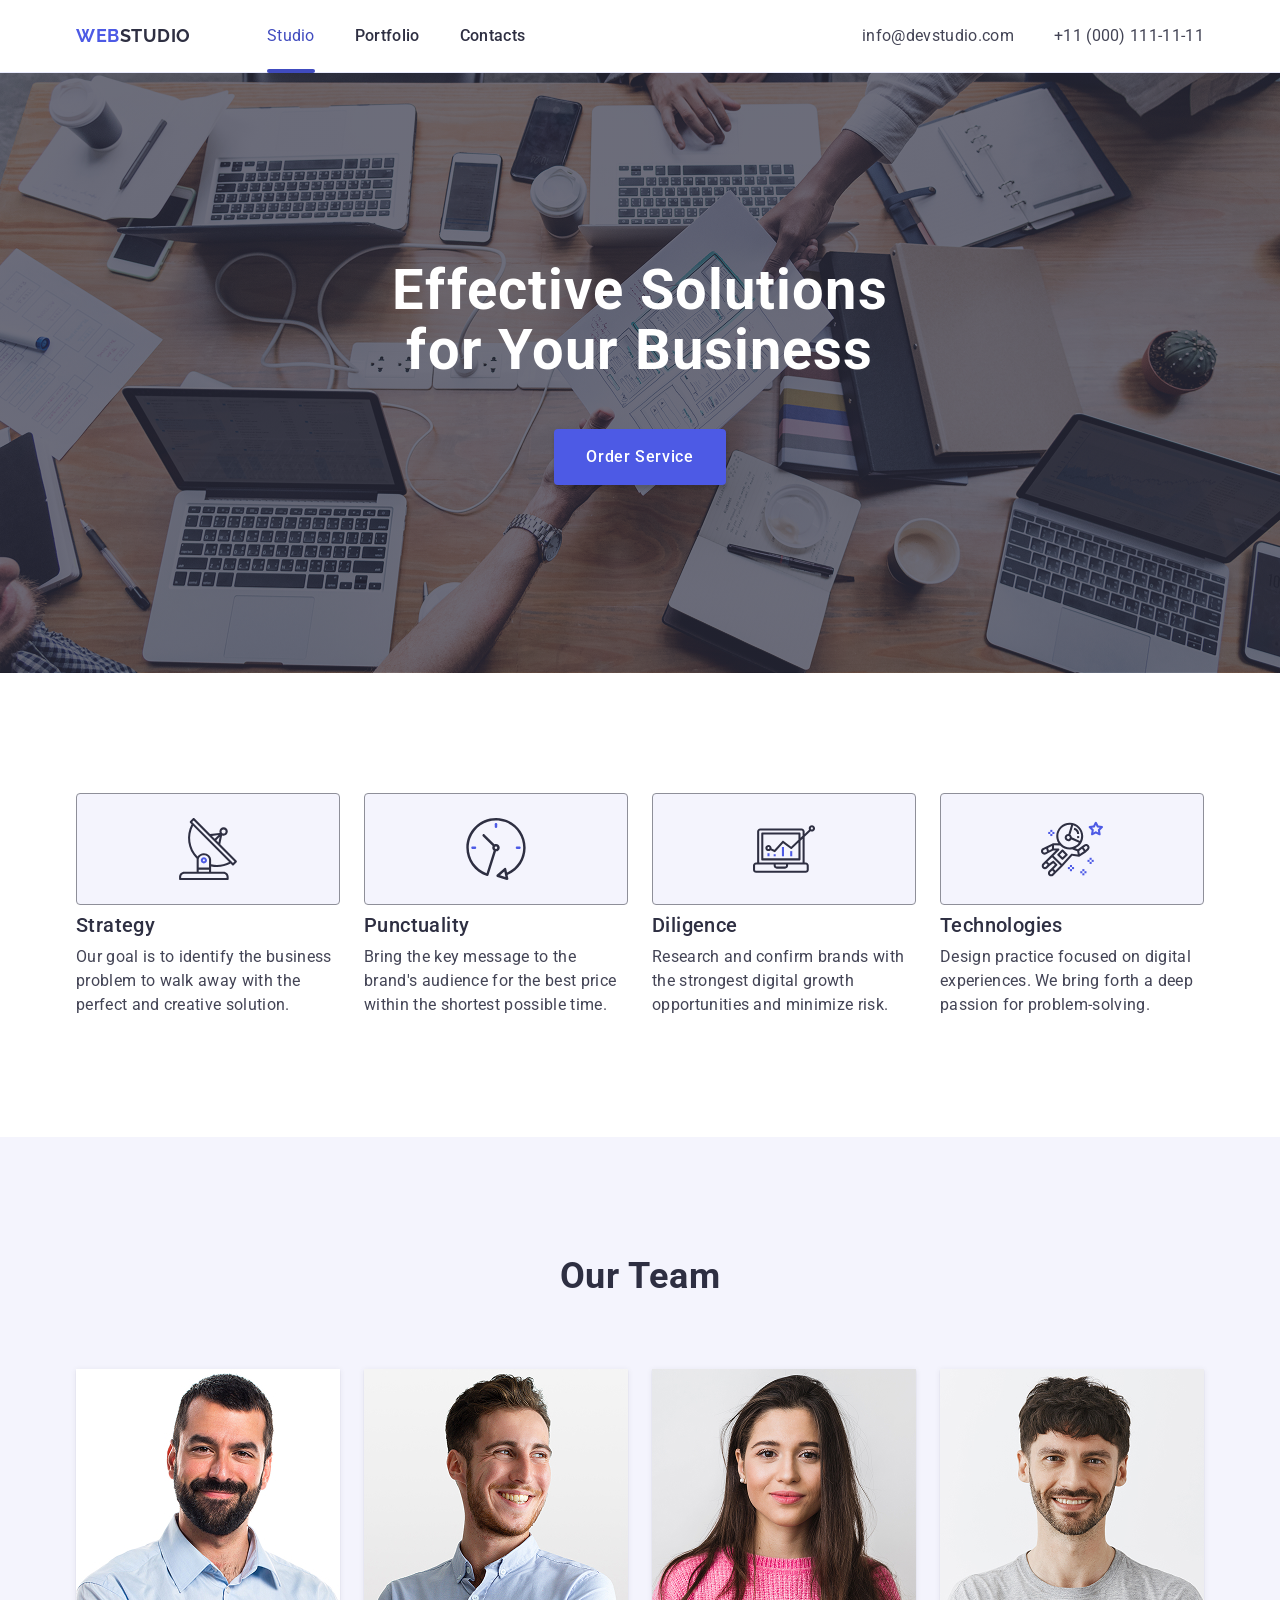
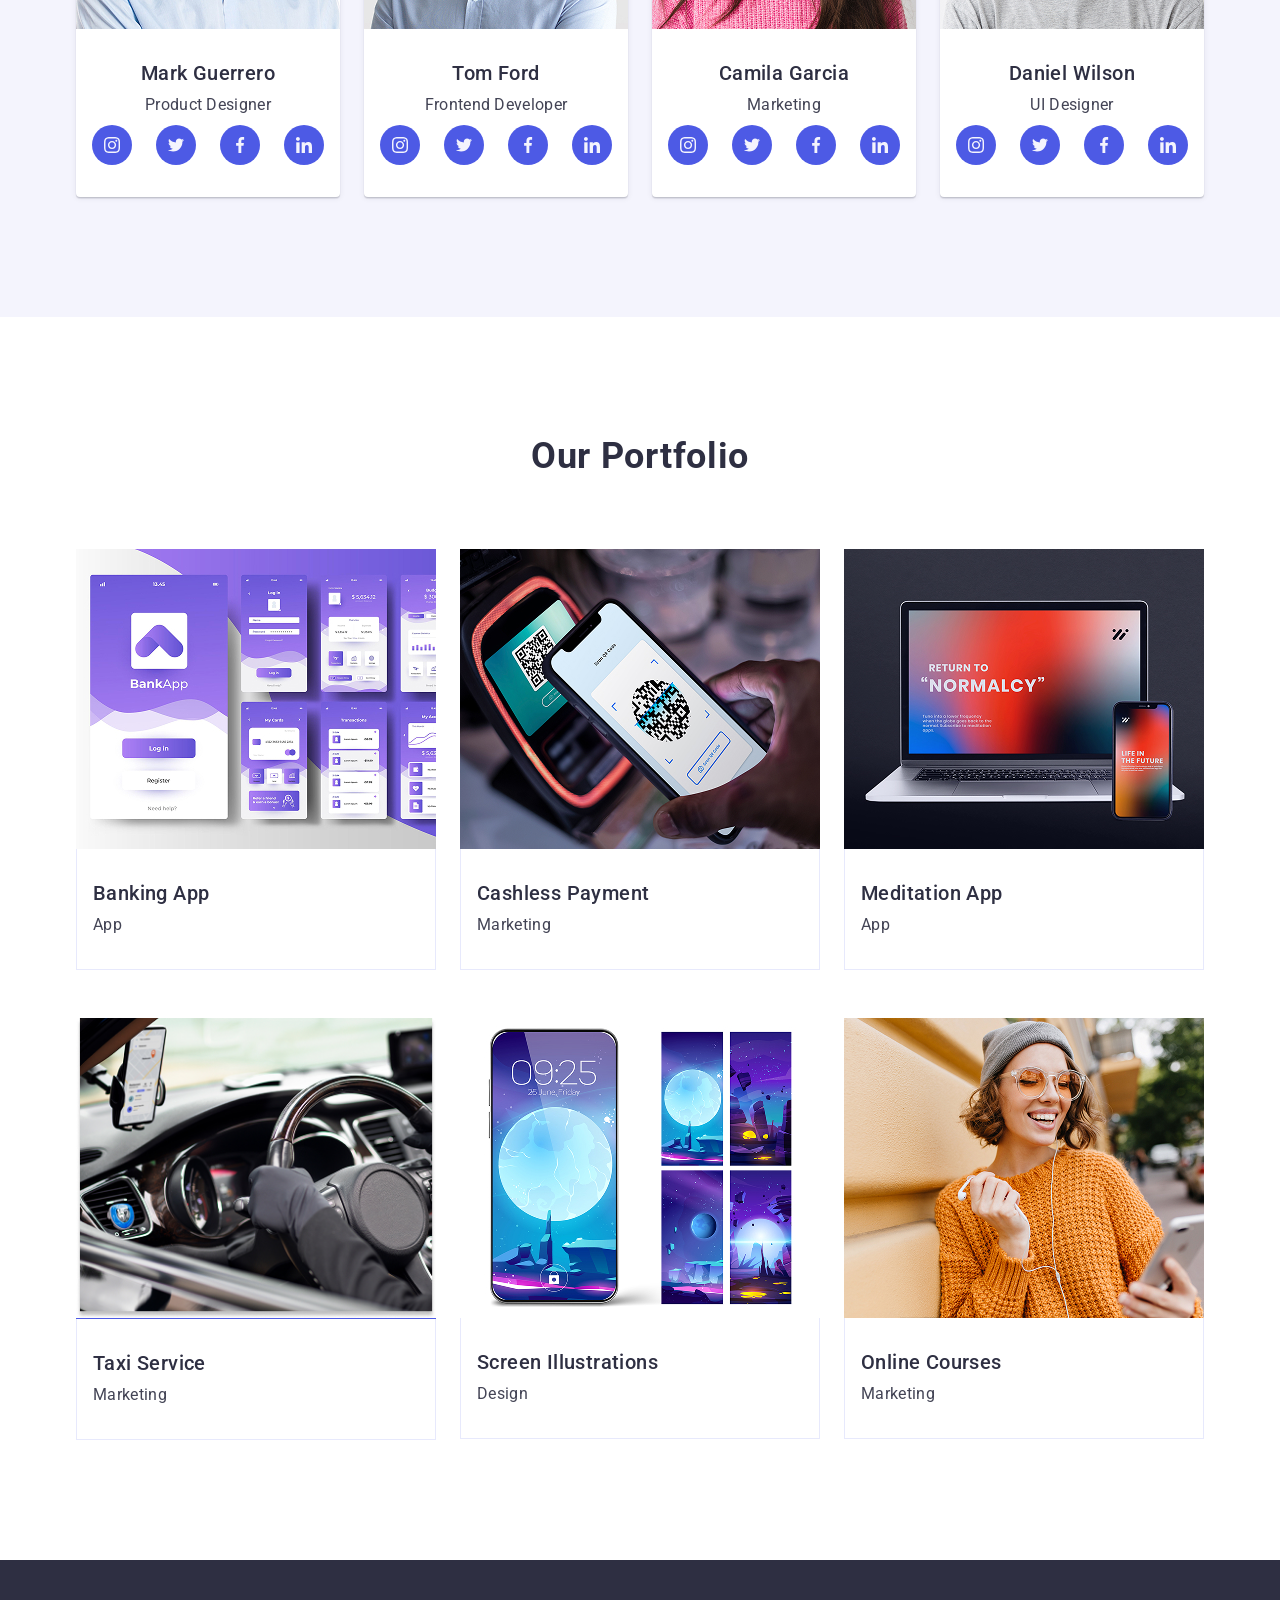
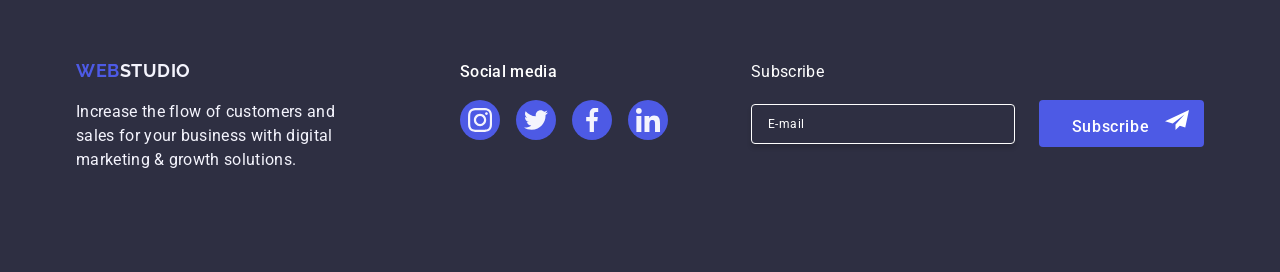
<file: index.html>
<!doctype html>
<html lang="en">
  <head>
    <meta charset="UTF-8" />
    <meta name="viewport" content="width=device-width, initial-scale=1.0" />
    <title>Document</title>
    <link rel="preconnect" href="https://fonts.googleapis.com" />
    <link rel="preconnect" href="https://fonts.gstatic.com" crossorigin />
    <link
      href="https://fonts.googleapis.com/css2?family=Raleway:ital,wght@0,100..900;1,100..900&family=Roboto:ital,wght@0,100..900;1,100..900&display=swap"
      rel="stylesheet"
    />
    <link
      rel="stylesheet"
      href="https://cdnjs.cloudflare.com/ajax/libs/modern-normalize/3.0.1/modern-normalize.min.css"
      integrity="sha512-q6WgHqiHlKyOqslT/lgBgodhd03Wp4BEqKeW6nNtlOY4quzyG3VoQKFrieaCeSnuVseNKRGpGeDU3qPmabCANg=="
      crossorigin="anonymous"
      referrerpolicy="no-referrer"
    />
    <link rel="stylesheet" href="./css/styles.css" />
  </head>
  <body>
    <header class="header">
      <div class="container">
        <div class="header-wrapper">
          <a class="logo" href="./index.html"
            ><span class="logo-text">Web</span>Studio</a
          >
          <nav class="nav">
            <ul class="nav-list">
              <li>
                <a class="nav-link-active" href="./index.html">Studio</a>
              </li>
              <li><a class="nav-link" href="">Portfolio</a></li>
              <li><a class="nav-link" href="">Contacts</a></li>
            </ul>
          </nav>
          <address class="contact">
            <ul class="nav-contact">
              <li class="contact-list">
                <a class="contact-link" href="mailto:info@devstudio.com"
                  >info@devstudio.com</a
                >
              </li>
              <li class="contact-list">
                <a class="contact-link" href="tel:+110001111111"
                  >+11 (000) 111-11-11</a
                >
              </li>
            </ul>
          </address>
        </div>
      </div>
    </header>
    <main>
      <section class="solutions">
        <div class="container">
          <div class="solutions-wrapper">
            <h1 class="solutions-title">
              Effective Solutions for Your Business
            </h1>
            <button class="solution-button" type="button" data-modal-open>
              Order Service
            </button>
          </div>
        </div>
      </section>
      <section class="features">
        <div class="container">
          <h2 class="visually-hidden">Our Features</h2>
          <div class="features-wrapper">
            <ul class="features-list">
              <li class="features-item">
                <div class="features-icon">
                  <svg
                    class="icons"
                    width="64"
                    height="64"
                    fill="none"
                    xmlns="http://www.w3.org/2000/svg"
                  >
                    <use href="./images/icons.svg#antenna" />
                  </svg>
                </div>
                <h3 class="features-item-title">Strategy</h3>
                <p class="features-text">
                  Our goal is to identify the business problem to walk away with
                  the perfect and creative solution.
                </p>
              </li>
              <li class="features-item">
                <div class="features-icon">
                  <svg
                    class="icons"
                    width="64"
                    height="64"
                    fill="none"
                    xmlns="http://www.w3.org/2000/svg"
                  >
                    <use href="./images/icons.svg#clock" />
                  </svg>
                </div>
                <h3 class="features-item-title">Punctuality</h3>
                <p class="features-text">
                  Bring the key message to the brand's audience for the best
                  price within the shortest possible time.
                </p>
              </li>
              <li class="features-item">
                <div class="features-icon">
                  <svg
                    class="icons"
                    width="64"
                    height="64"
                    fill="none"
                    xmlns="http://www.w3.org/2000/svg"
                  >
                    <use href="./images/icons.svg#diagram" />
                  </svg>
                </div>
                <h3 class="features-item-title">Diligence</h3>
                <p class="features-text">
                  Research and confirm brands with the strongest digital growth
                  opportunities and minimize risk.
                </p>
              </li>
              <li class="features-item">
                <div class="features-icon">
                  <svg
                    class="icons"
                    width="64"
                    height="64"
                    fill="none"
                    xmlns="http://www.w3.org/2000/svg"
                  >
                    <use href="./images/icons.svg#astronaut" />
                  </svg>
                </div>
                <h3 class="features-item-title">Technologies</h3>
                <p class="features-text">
                  Design practice focused on digital experiences. We bring forth
                  a deep passion for problem-solving.
                </p>
              </li>
            </ul>
          </div>
        </div>
      </section>
      <section class="team">
        <div class="container">
          <div class="team-wrapper">
            <h2 class="team-title">Our Team</h2>
            <ul class="team-list">
              <li class="team-item">
                <img
                  class="team-img"
                  src="./images/MarkGuerrero.jpg"
                  alt="Mark Guerrero"
                  width="264"
                />
                <div class="team-item-wrapper">
                  <h3 class="team-item-title">Mark Guerrero</h3>
                  <p class="team-text">Product Designer</p>
                  <ul class="social">
                    <li class="social-icon">
                      <a
                        class="social-link"
                        href="https://www.instagram.com/mark_guerrero/"
                        target="_blank"
                        rel="noopener noreferrer"
                      >
                        <svg
                          class="team-icon"
                          width="16"
                          height="16"
                          fill="none"
                          xmlns="http://www.w3.org/2000/svg"
                        >
                          <use href="./images/icons.svg#instagram" />
                        </svg>
                      </a>
                    </li>
                    <li class="social-icon">
                      <a
                        class="social-link"
                        href="https://twitter.com/mark_guerrero"
                        target="_blank"
                        rel="noopener noreferrer"
                      >
                        <svg
                          class="team-icon"
                          width="16"
                          height="16"
                          fill="none"
                          xmlns="http://www.w3.org/2000/svg"
                        >
                          <use href="./images/icons.svg#twitter" />
                        </svg>
                      </a>
                    </li>
                    <li class="social-icon">
                      <a
                        class="social-link"
                        href="https://facebook.com/mark_guerrero"
                        target="_blank"
                        rel="noopener noreferrer"
                      >
                        <svg
                          class="team-icon"
                          width="16"
                          height="16"
                          fill="none"
                          xmlns="http://www.w3.org/2000/svg"
                        >
                          <use href="./images/icons.svg#facebook" />
                        </svg>
                      </a>
                    </li>
                    <li class="social-icon">
                      <a
                        class="social-link"
                        href="https://www.linkedin.com/in/mark_guerrero"
                        target="_blank"
                        rel="noopener noreferrer"
                      >
                        <svg
                          class="team-icon"
                          width="16"
                          height="16"
                          fill="none"
                          xmlns="http://www.w3.org/2000/svg"
                        >
                          <use href="./images/icons.svg#linkedin" />
                        </svg>
                      </a>
                    </li>
                  </ul>
                </div>
              </li>
              <li class="team-item">
                <img
                  class="team-img"
                  src="./images/TomFord.jpg"
                  alt="Tom Ford"
                  width="264"
                />
                <div class="team-item-wrapper">
                  <h3 class="team-item-title">Tom Ford</h3>
                  <p class="team-text">Frontend Developer</p>
                  <ul class="social">
                    <li class="social-icon">
                      <a
                        class="social-link"
                        href="https://www.instagram.com/tom_ford/"
                        target="_blank"
                        rel="noopener noreferrer"
                      >
                        <svg
                          class="team-icon"
                          width="16"
                          height="16"
                          fill="none"
                          xmlns="http://www.w3.org/2000/svg"
                        >
                          <use href="./images/icons.svg#instagram" />
                        </svg>
                      </a>
                    </li>
                    <li class="social-icon">
                      <a
                        class="social-link"
                        href="https://twitter.com/tom_ford"
                        target="_blank"
                        rel="noopener noreferrer"
                      >
                        <svg
                          class="team-icon"
                          width="16"
                          height="16"
                          fill="none"
                          xmlns="http://www.w3.org/2000/svg"
                        >
                          <use href="./images/icons.svg#twitter" />
                        </svg>
                      </a>
                    </li>
                    <li class="social-icon">
                      <a
                        class="social-link"
                        href="https://www.facebook.com/tom.ford"
                        target="_blank"
                        rel="noopener noreferrer"
                      >
                        <svg
                          class="team-icon"
                          width="16"
                          height="16"
                          fill="none"
                          xmlns="http://www.w3.org/2000/svg"
                        >
                          <use href="./images/icons.svg#facebook" />
                        </svg>
                      </a>
                    </li>
                    <li class="social-icon">
                      <a
                        class="social-link"
                        href="https://www.linkedin.com/in/tom-ford"
                        target="_blank"
                        rel="noopener noreferrer"
                      >
                        <svg
                          class="team-icon"
                          width="16"
                          height="16"
                          fill="none"
                          xmlns="http://www.w3.org/2000/svg"
                        >
                          <use href="./images/icons.svg#linkedin" />
                        </svg>
                      </a>
                    </li>
                  </ul>
                </div>
              </li>
              <li class="team-item">
                <img
                  class="team-img"
                  src="./images/CamilaGarcia.jpg"
                  alt="Camila Garcia"
                  width="264"
                />
                <div class="team-item-wrapper">
                  <h3 class="team-item-title">Camila Garcia</h3>
                  <p class="team-text">Marketing</p>
                  <ul class="social">
                    <li class="social-icon">
                      <a
                        class="social-link"
                        href="https://www.instagram.com/camila.garcia"
                        target="_blank"
                        rel="noopener noreferrer"
                      >
                        <svg
                          class="team-icon"
                          width="16"
                          height="16"
                          fill="none"
                          xmlns="http://www.w3.org/2000/svg"
                        >
                          <use href="./images/icons.svg#instagram" />
                        </svg>
                      </a>
                    </li>

                    <li class="social-icon">
                      <a
                        class="social-link"
                        href="https://twitter.com/camila_garcia"
                        target="_blank"
                        rel="noopener noreferrer"
                      >
                        <svg
                          class="team-icon"
                          width="16"
                          height="16"
                          fill="none"
                          xmlns="http://www.w3.org/2000/svg"
                        >
                          <use href="./images/icons.svg#twitter" />
                        </svg>
                      </a>
                    </li>
                    <li class="social-icon">
                      <a
                        class="social-link"
                        href="https://www.facebook.com/camila.garcia"
                        target="_blank"
                        rel="noopener noreferrer"
                      >
                        <svg
                          class="team-icon"
                          width="16"
                          height="16"
                          fill="none"
                          xmlns="http://www.w3.org/2000/svg"
                        >
                          <use href="./images/icons.svg#facebook" />
                        </svg>
                      </a>
                    </li>
                    <li class="social-icon">
                      <a
                        class="social-link"
                        href="https://www.linkedin.com/in/camila-garcia"
                        target="_blank"
                        rel="noopener noreferrer"
                      >
                        <svg
                          class="team-icon"
                          width="16"
                          height="16"
                          fill="none"
                          xmlns="http://www.w3.org/2000/svg"
                        >
                          <use href="./images/icons.svg#linkedin" />
                        </svg>
                      </a>
                    </li>
                  </ul>
                </div>
              </li>
              <li class="team-item">
                <img
                  class="team-img"
                  src="./images/DanielWilson.jpg"
                  alt="Daniel Wilson"
                  width="264"
                />
                <div class="team-item-wrapper">
                  <h3 class="team-item-title">Daniel Wilson</h3>
                  <p class="team-text">UI Designer</p>
                  <ul class="social">
                    <li class="social-icon">
                      <a
                        class="social-link"
                        href="https://www.instagram.com/daniel.wilson"
                        target="_blank"
                        rel="noopener noreferrer"
                      >
                        <svg
                          class="team-icon"
                          width="16"
                          height="16"
                          fill="none"
                          xmlns="http://www.w3.org/2000/svg"
                        >
                          <use href="./images/icons.svg#instagram" />
                        </svg>
                      </a>
                    </li>
                    <li class="social-icon">
                      <a
                        class="social-link"
                        href="https://www.twitter.com/daniel.wilson"
                        target="_blank"
                        rel="noopener noreferrer"
                      >
                        <svg
                          class="team-icon"
                          width="16"
                          height="16"
                          fill="none"
                          xmlns="http://www.w3.org/2000/svg"
                        >
                          <use href="./images/icons.svg#twitter" />
                        </svg>
                      </a>
                    </li>
                    <li class="social-icon">
                      <a
                        class="social-link"
                        href="https://www.facebook.com/daniel.wilson"
                        target="_blank"
                        rel="noopener noreferrer"
                      >
                        <svg
                          class="team-icon"
                          width="16"
                          height="16"
                          fill="none"
                          xmlns="http://www.w3.org/2000/svg"
                        >
                          <use href="./images/icons.svg#facebook" />
                        </svg>
                      </a>
                    </li>
                    <li class="social-icon">
                      <a
                        class="social-link"
                        href="https://www.linkedin.com/in/daniel-wilson"
                        target="_blank"
                        rel="noopener noreferrer"
                      >
                        <svg
                          class="team-icon"
                          width="16"
                          height="16"
                          fill="none"
                          xmlns="http://www.w3.org/2000/svg"
                        >
                          <use href="./images/icons.svg#linkedin" />
                        </svg>
                      </a>
                    </li>
                  </ul>
                </div>
              </li>
            </ul>
          </div>
        </div>
      </section>
      <section class="portfolio">
        <div class="container">
          <div class="portfolio-wrapper">
            <h2 class="portfolio-title">Our Portfolio</h2>
            <ul class="portfolio-list">
              <li class="portfolio-item">
                <div class="curtain">
                  <img
                    class="portfolio-img"
                    src="./images/BankingApp.jpg"
                    alt="Banking App"
                    width="360"
                  />
                  <p class="curtain-text">
                    14 Stylish and User-Friendly App Design Concepts · Task
                    Manager App · Calorie Tracker App · Exotic Fruit Ecommerce
                    App · Cloud Storage App
                  </p>
                </div>
                <div class="portfolio-item-wrapper">
                  <h3 class="portfolio-item-title">Banking App</h3>
                  <p class="portfolio-text">App</p>
                </div>
              </li>
              <li class="portfolio-item">
                <div class="curtain">
                  <img
                    class="portfolio-img"
                    src="./images/CashlessPayment.jpg"
                    alt="Cashless Payment"
                    width="360"
                  />
                  <p class="curtain-text">
                    14 Stylish and User-Friendly App Design Concepts · Task
                    Manager App · Calorie Tracker App · Exotic Fruit Ecommerce
                    App · Cloud Storage App
                  </p>
                </div>
                <div class="portfolio-item-wrapper">
                  <h3 class="portfolio-item-title">Cashless Payment</h3>
                  <p class="portfolio-text">Marketing</p>
                </div>
              </li>
              <li class="portfolio-item">
                <div class="curtain">
                  <img
                    class="portfolio-img"
                    src="./images/MeditationApp.jpg"
                    alt="Meditation App"
                    width="360"
                  />
                  <p class="curtain-text">
                    14 Stylish and User-Friendly App Design Concepts · Task
                    Manager App · Calorie Tracker App · Exotic Fruit Ecommerce
                    App · Cloud Storage App
                  </p>
                </div>
                <div class="portfolio-item-wrapper">
                  <h3 class="portfolio-item-title">Meditation App</h3>
                  <p class="portfolio-text">App</p>
                </div>
              </li>
              <li class="portfolio-item">
                <div class="curtain">
                  <img
                    class="portfolio-img"
                    src="./images/TaxiService.jpg"
                    alt="Taxi Service"
                    width="360"
                  />
                  <p class="curtain-text">
                    14 Stylish and User-Friendly App Design Concepts · Task
                    Manager App · Calorie Tracker App · Exotic Fruit Ecommerce
                    App · Cloud Storage App
                  </p>
                </div>
                <div class="portfolio-item-wrapper">
                  <h3 class="portfolio-item-title">Taxi Service</h3>
                  <p class="portfolio-text">Marketing</p>
                </div>
              </li>
              <li class="portfolio-item">
                <div class="curtain">
                  <img
                    class="portfolio-img"
                    src="./images/ScreenIllustrations.jpg"
                    alt="Screen Illustrations"
                    width="360"
                  />
                  <p class="curtain-text">
                    14 Stylish and User-Friendly App Design Concepts · Task
                    Manager App · Calorie Tracker App · Exotic Fruit Ecommerce
                    App · Cloud Storage App
                  </p>
                </div>
                <div class="portfolio-item-wrapper">
                  <h3 class="portfolio-item-title">Screen Illustrations</h3>
                  <p class="portfolio-text">Design</p>
                </div>
              </li>
              <li class="portfolio-item">
                <div class="curtain">
                  <img
                    class="portfolio-img"
                    src="./images/OnlineCourses.jpg"
                    alt="Online Courses"
                    width="360"
                  />
                  <p class="curtain-text">
                    14 Stylish and User-Friendly App Design Concepts · Task
                    Manager App · Calorie Tracker App · Exotic Fruit Ecommerce
                    App · Cloud Storage App
                  </p>
                </div>
                <div class="portfolio-item-wrapper">
                  <h3 class="portfolio-item-title">Online Courses</h3>
                  <p class="portfolio-text">Marketing</p>
                </div>
              </li>
            </ul>
          </div>
        </div>
      </section>
    </main>
    <footer class="footer">
      <div class="container">
        <div class="footer-wrap">
          <div class="footer-wrapper">
            <a class="footer-logo" href="./index.html"
              ><span class="logo-text">Web</span>Studio</a
            >
            <p class="footer-text">
              Increase the flow of customers and sales for your business with
              digital marketing & growth solutions.
            </p>
          </div>
          <div class="footer-social-wrapper">
            <p class="footer-social-text">Social media</p>
            <ul class="footer-social">
              <li class="social-icon">
                <a
                  class="footer-social-link"
                  href="https://www.instagram.com/web.studio"
                  target="_blank"
                  rel="noopener noreferrer"
                >
                  <svg
                    class="footer-icon"
                    width="24"
                    height="24"
                    fill="none"
                    xmlns="http://www.w3.org/2000/svg"
                  >
                    <use href="./images/icons.svg#instagram" />
                  </svg>
                </a>
              </li>
              <li class="social-icon">
                <a
                  class="footer-social-link"
                  href="https://www.twitter.com/web.studio"
                  target="_blank"
                  rel="noopener noreferrer"
                >
                  <svg
                    class="footer-icon"
                    width="24"
                    height="24"
                    fill="none"
                    xmlns="http://www.w3.org/2000/svg"
                  >
                    <use href="./images/icons.svg#twitter" />
                  </svg>
                </a>
              </li>
              <li class="social-icon">
                <a
                  class="footer-social-link"
                  href="https://www.facebook.com/web.studio"
                  target="_blank"
                  rel="noopener noreferrer"
                >
                  <svg
                    class="footer-icon"
                    width="24"
                    height="24"
                    fill="none"
                    xmlns="http://www.w3.org/2000/svg"
                  >
                    <use href="./images/icons.svg#facebook" />
                  </svg>
                </a>
              </li>
              <li class="social-icon">
                <a
                  class="footer-social-link"
                  href="https://www.linkedin.com/company/web.studio"
                  target="_blank"
                  rel="noopener noreferrer"
                >
                  <svg
                    class="footer-icon"
                    width="24"
                    height="24"
                    fill="none"
                    xmlns="http://www.w3.org/2000/svg"
                  >
                    <use href="./images/icons.svg#linkedin" />
                  </svg>
                </a>
              </li>
            </ul>
          </div>
          <div class="footer-subscribe">
            <p class="footer-subscribe-text">Subscribe</p>

            <form class="footer-form">
              <input
                class="footer-input"
                name="Subscribe"
                type="email"
                placeholder="E-mail"
                required
              />
              <div class="footer-btn-icon">
                <button class="footer-btn" type="submit">
                  Subscribe<svg
                    class="footer-subscribe-icon"
                    width="24"
                    height="24"
                    fill="none"
                    xmlns="http://www.w3.org/2000/svg"
                  >
                    <use href="./images/icons.svg#subscribe" />
                  </svg>
                </button>
              </div>
            </form>
          </div>
        </div>
      </div>
    </footer>
    <div class="backdrop" data-modal>
      <div class="modal">
        <button class="modal-close-btn" type="button" data-modal-close>
          <svg
            class="modal-close-icon"
            width="8"
            height="8"
            fill="none"
            xmlns="http://www.w3.org/2000/svg"
          >
            <use href="./images/icons.svg#close" />
          </svg>
        </button>
        <div class="modal-wrapper">
          <p class="modal-title">
            Leave your contacts and we will call you back
          </p>
          <form class="modal-form">
            <div class="modal-input-wrapper">
              <label for="name" class="input-text"
                >Name

                <input
                  id="name"
                  name="Name"
                  class="modal-input"
                  type="text"
                  placeholder=""
                  required
                />
                <svg
                  class="modal-name-icon"
                  width="18"
                  height="24"
                  fill="none"
                  xmlns="http://www.w3.org/2000/svg"
                >
                  <use href="./images/icons.svg#person" />
                </svg>
              </label>
            </div>
            <div class="modal-input-wrapper">
              <label for="tel" class="input-text"
                >Phone

                <input
                  id="tel"
                  name="Tel"
                  class="modal-input"
                  type="tel"
                  placeholder=""
                  required
                />
                <svg
                  class="modal-name-icon"
                  width="18"
                  height="24"
                  fill="none"
                  xmlns="http://www.w3.org/2000/svg"
                >
                  <use href="./images/icons.svg#phone" />
                </svg>
              </label>
            </div>
            <div class="modal-input-wrapper">
              <label for="email" class="input-text"
                >Email

                <input
                  id="email"
                  name="email"
                  class="modal-input"
                  type="email"
                  placeholder=""
                  required
                />
                <svg
                  class="modal-name-icon"
                  width="18"
                  height="24"
                  fill="none"
                  xmlns="http://www.w3.org/2000/svg"
                >
                  <use href="./images/icons.svg#email" />
                </svg>
              </label>
            </div>

            <label for="comment" class="input-text"
              >Comment
              <textarea
                id="comment"
                name="Comment"
                class="modal-textarea"
                placeholder="Text input"
              ></textarea>
            </label>
          </form>
          <div class="checkbox-wrapper">
            <input
              class="modal-checkbox visually-hidden"
              type="checkbox"
              id="checkbox"
              name="accept"
              required
            />
            <label class="checkbox" for="checkbox">
              <span class="checkbox-checked">
                <svg
                  class="checkbox-icon"
                  width="10"
                  height="8"
                  fill="none"
                  xmlns="http://www.w3.org/2000/svg"
                >
                  <use href="./images/icons.svg#click" />
                </svg>
              </span>
              I accept the terms and conditions of the
              <a
                class="checkbox-link"
                href="./privacy-policy.html"
                target="_blank"
                rel="noopener noreferrer"
                >Privacy Policy</a
              >
            </label>
          </div>
          <button class="modal-button" type="submit">Send</button>
        </div>
      </div>
    </div>

    <script src="./js/modal.js"></script>
  </body>
</html>
</file>
<file: css/styles.css>
a {
  text-decoration: none;
}
.contact-link {
  color: #434455; /*slate*/
}
h1,
h2,
h3,
h4,
p {
  margin: 0; /* Прибирає відступи */
}
img {
  display: block; /* Прибирає нижній відступ */
}
ul,
ol {
  list-style-type: none; /* Прибирає маркери/цифри */
  margin: 0;
  padding-left: 0;
}
body {
  font-family: "roboto", sans-serif;
  font-size: 16px;
  font-weight: 400;
  line-height: 1.5;
  letter-spacing: 0.02em;
  color: #434455; /*slate*/

  background-color: #ffffff;
}
.container {
  max-width: 1158px;
  margin: 0 auto;

  padding-left: 15px;
  padding-right: 15px;
}
.header {
  box-shadow:
    0 1px 6px 0 rgba(46, 47, 66, 0.08),
    0 1px 1px 0 rgba(46, 47, 66, 0.16),
    0 2px 1px 0 rgba(46, 47, 66, 0.08);
  border-bottom: 1px solid #e7e9fc;
}
.header-wrapper {
  display: flex;
  align-items: center;
}

.logo {
  font-family: "raleway", sans-serif;
  transition: color 250ms cubic-bezier(0.4, 0, 0.2, 1);
  font-weight: 700;
  font-size: 18px;
  line-height: 1.17;
  letter-spacing: 0.03em;
  text-transform: uppercase;

  color: #2e2f42; /*navyblue*/
}

.logo-text {
  font-family: "raleway", sans-serif;
  font-weight: 700;
  font-size: 18px;
  line-height: 1.17;
  letter-spacing: 0.03em;
  text-transform: uppercase;
  color: #4d5ae5; /*iris*/
}
.logo:hover,
.logo:focus,
.nav-link:hover,
.nav-link:focus,
.contact-link:hover,
.contact-link:focus {
  color: #404bbf; /*ocean*/
}
.nav-link-active::after {
  position: absolute;
  content: "";
  display: block;
  width: 100%;
  height: 4px;
  border-radius: 2px;
  background-color: #404bbf; /*ocean*/
  bottom: -1px;
  font-weight: 500;
  font-size: 16px;
  line-height: 150%;
  letter-spacing: 0.02em;
  color: #404bbf; /*ocean*/
}
.nav {
  padding-left: 76px;
  flex-grow: 1;
}
.nav-list {
  display: flex;
  gap: 40px;
}
.nav-link-active {
  position: relative;
  color: #404bbf; /*ocean*/
  display: block;
  padding-block: 24px;
}
.nav-link {
  position: relative;
  font-weight: 500;
  display: block;
  padding-block: 24px;
  transition: color 250ms cubic-bezier(0.4, 0, 0.2, 1);
  color: #2e2f42; /*navyblue*/
}
.contact {
  font-style: normal;
}
.contact-link {
  transition: color 250ms cubic-bezier(0.4, 0, 0.2, 1);
}
.nav-contact {
  display: flex;
  gap: 40px;
}
.solutions {
  background-image:
    linear-gradient(to bottom, rgba(46, 47, 66, 0.7), rgba(46, 47, 66, 0.7)),
    url(../images/solutionbg.jpg);
  background-size: cover;
  background-position: center;
  background-repeat: no-repeat;
  max-width: 1440px;
  margin: 0 auto;
}

.solutions-wrapper {
  max-width: 496px;
  margin: 0 auto;
  padding-top: 188px;
  padding-bottom: 188px;
}
.solutions-title {
  font-weight: 700;
  font-size: 56px;
  line-height: 1.07;
  letter-spacing: 0.02em;
  text-align: center;
  margin-bottom: 48px;

  color: #ffffff; /*white*/
}
.solution-button {
  font-weight: 500;
  letter-spacing: 0.04em;
  line-height: 1.5;
  cursor: pointer;
  display: block;
  margin: 0 auto;
  padding: 16px 32px;
  border: none;
  border-radius: 4px;
  color: #ffffff; /*white*/
  background-color: #4d5ae5; /*iris*/
  transition: background-color 250ms cubic-bezier(0.4, 0, 0.2, 1);
  box-shadow: 0 4px 4px 0 rgba(0, 0, 0, 0.15);
}
.solution-button:hover,
.solution-button:focus {
  background-color: #404bbf; /*ocean*/
}
.features-title,
.team-title,
.portfolio-title {
  font-weight: 700;
  font-size: 36px;
  line-height: 1.11;
  letter-spacing: 0.02em;
  text-align: center;
  color: #2e2f42; /*navyblue*/
  margin-bottom: 72px;
}
.visually-hidden {
  position: absolute;
  width: 1px;
  height: 1px;
  padding: 0;
  margin: -1px;
  overflow: hidden;
  clip: rect(0, 0, 0, 0);
  white-space: nowrap;
  border: 0;
}
.features-title {
  display: none;
}
.features-wrapper,
.team-wrapper,
.portfolio-wrapper {
  padding-top: 120px;
  padding-bottom: 120px;
}
.features-icon {
  display: flex;
  justify-content: center;
  align-items: center;
  background-color: #f4f4fd;
  height: 112px;
  margin-bottom: 8px;
  padding: 24px 100px;
  border: #8e8f99 solid 1px;
  border-radius: 4px;
}
.features-list {
  display: flex;
  justify-content: center;
  gap: 24px;
}
.features-item {
  width: 264px;
}
.features-item-title,
.team-item-title,
.portfolio-item-title {
  font-weight: 500;
  font-size: 20px;
  line-height: 1.2;
  letter-spacing: 0.02em;
  color: #2e2f42; /*navyblue*/
  margin-bottom: 8px;
}

.team {
  background-color: #f4f4fd; /*cloud*/
}
.social-link:hover,
.social-link:focus {
  background-color: #404bbf; /*ocean*/
}
.team-img {
  width: 264px;
}
.team-item-wrapper {
  padding: 32px 16px;
}
.team-item {
  width: 264px;

  text-align: center;
  border-radius: 0 0 4px 4px;
  background-color: #fff;
  box-shadow:
    0 2px 1px 0 rgba(46, 47, 66, 0.08),
    0 1px 1px 0 rgba(46, 47, 66, 0.16),
    0 1px 6px 0 rgba(46, 47, 66, 0.08);
}
.team-list {
  display: flex;
  gap: 24px;
}
.social {
  display: flex;
  gap: 24px;
  justify-content: center;
  margin-top: 8px;
}
.social-link,
.footer-social-link {
  background-color: #4d5ae5;
  width: 40px;
  height: 40px;
  display: flex;
  justify-content: center;
  align-items: center;

  border-radius: 50%;
  transition: background-color 250ms cubic-bezier(0.4, 0, 0.2, 1);
}
.team-icon {
  margin: 12px auto;
}
.portfolio-list {
  display: flex;
  flex-wrap: wrap;
  gap: 48px 24px;
}
.portfolio-item {
  width: 360px;
  overflow: hidden;
}
.portfolio-item:hover,
.curtain:focus,
.portfolio-item-wrapper:focus {
  box-shadow:
    0 2px 1px 0 rgba(46, 47, 66, 0.08),
    0 1px 1px 0 rgba(46, 47, 66, 0.16),
    0 1px 6px 0 rgba(46, 47, 66, 0.08);
}
.portfolio-img {
  width: 360px;
}
.portfolio-item-wrapper {
  border-left: 1px solid #e7e9fc;
  border-right: 1px solid #e7e9fc;
  border-bottom: 1px solid #e7e9fc;
  padding: 32px 16px;
}
.curtain-text {
  position: absolute;
  top: 0;
  left: 0;
  width: 100%;
  height: 300px;
  padding: 40px 32px;
  background-color: #4d5ae5;
  color: #f4f4fd;
  transform: translateY(100%);
  transition: transform 250ms cubic-bezier(0.4, 0, 0.2, 1);
}
.portfolio-item:hover .curtain-text {
  transform: translateY(0);
}
.curtain {
  position: relative;
  overflow: hidden;
}
.footer-wrap {
  display: flex;
  align-items: baseline;
}
.footer-wrapper {
  max-width: 264px;
}

.footer {
  padding-top: 100px;
  padding-bottom: 100px;
  background-color: #2e2f42; /*navyblue*/
}
.footer-text {
  color: #f4f4fd; /*cloud*/
  margin-top: 16px;
}
.footer-logo {
  font-family: "raleway", sans-serif;
  font-weight: 700;
  font-size: 18px;
  line-height: 1.17;
  letter-spacing: 0.03em;
  text-transform: uppercase;
  color: #f4f4fd; /*cloud*/
}
.footer-social-wrapper {
  max-width: 208px;

  margin-left: 120px;
  margin-right: 80px;
  align-items: baseline;
}
.footer-social-text {
  font-weight: 500;
  font-size: 16px;
  line-height: 1.5;
  letter-spacing: 0.02em;
  color: #fff; /*cloud*/
}
.footer-social-link:hover,
.footer-social-link:focus {
  background-color: #31d0aa; /*ocean*/
}
.footer-social {
  display: flex;
  gap: 16px;
  text-align: center;
  justify-content: left;
  margin-top: 16px;
}
.footer-icon {
  margin: 8px auto;
}
.footer-subscribe {
  margin-left: auto;
  box-shadow: #31d0aa;
  border-color: #fff;
  transition: border-color 250ms cubic-bezier(0.4, 0, 0.2, 1);
}
.footer-form {
  display: flex;
  align-items: center;
  gap: 24px;
}
.footer-subscribe-text {
  color: #fff;
  margin-bottom: 16px;
}

.footer-input {
  border: 1px solid #fff;
  border-radius: 4px;
  background-color: #2e2f42;
  width: 264px;
  height: 40px;
  font-size: 12px;
  line-height: 2;
  letter-spacing: 0.04em;
  color: #fff;
  padding-left: 16px;
  box-shadow: 0 4px 4px 0 rgba(0, 0, 0, 0.15);

  transition: border-color 250ms cubic-bezier(0.4, 0, 0.2, 1);
}
.footer-input::placeholder {
  color: #fff;
}
.footer-input:focus {
  outline: transparent;
  border-color: #31d0aa;
}
.footer-btn {
  padding-block: 8px;
  padding-left: 24px;
  cursor: pointer;
  width: 165px;
  border: none;
  text-align: center;
  border-radius: 4px;
  background-color: #4d5ae5; /*iris*/
  color: #fff; /*cloud*/
  font-weight: 500;
  font-size: 16px;
  line-height: 1.5;
  letter-spacing: 0.04em;
  transition: background-color 250ms cubic-bezier(0.4, 0, 0.2, 1);
}
.footer-btn:hover,
.footer-btn:focus {
  background-color: #31d0aa; /*ocean*/
}

.footer-subscribe-icon {
  margin-left: 16px;
}

.team-title,
.team-text {
  text-align: center;
}
.features-text,
.portfolio-text {
  font-weight: 400;
  font-size: 16px;
  line-height: 1.5;
  letter-spacing: 0.02em;
}

.backdrop {
  position: fixed;
  top: 0;
  left: 0;
  width: 100%;
  height: 100%;
  background-color: rgba(46, 47, 66, 0.4);
  opacity: 0;
  visibility: hidden;
  pointer-events: none;
  transition:
    opacity 250ms cubic-bezier(0.4, 0, 0.2, 1),
    visibility 250ms cubic-bezier(0.4, 0, 0.2, 1);
}

.backdrop.is-open {
  opacity: 1;
  visibility: visible;
  pointer-events: auto;
}

.modal {
  position: absolute;
  top: 50%;
  left: 50%;
  width: 408px;
  min-height: 584px;
  border-radius: 4px;
  transform: translate(-50%, -50%);
  box-shadow:
    0 1px 1px 0 rgba(0, 0, 0, 0.14),
    0 1px 3px 0 rgba(0, 0, 0, 0.12),
    0 2px 1px 0 rgba(0, 0, 0, 0.2);
  background-color: #fcfcfc;

  transition: transform 250ms cubic-bezier(0.4, 0, 0.2, 1);
}

.backdrop:not(.is-open) .modal {
  transform: translate(-50%, -100%);
}
.modal-close-btn {
  position: absolute;
  top: 0;
  right: 0;
  margin-top: 24px;
  margin-right: 24px;
  width: 24px;
  height: 24px;
  background-color: #e7e9fc;
  border: 1px solid rgba(0, 0, 0, 0.1);
  border-radius: 50%;
  cursor: pointer;
  transition: background-color 250ms cubic-bezier(0.4, 0, 0.2, 1);
  fill: #2e2f42;
  transition: fill 250ms cubic-bezier(0.4, 0, 0.2, 1);
}
.modal-close-btn:hover,
.modal-close-btn:focus {
  background-color: #404bbf;
  fill: #fff;
}
.modal-wrapper {
  display: flex;
  flex-direction: column;
  padding-inline: 24px;
  padding-top: 72px;
  padding-bottom: 22px;
}
.modal-title {
  font-weight: 500;
  font-size: 16px;
  padding-bottom: 16px;
  text-align: center;
  color: #2e2f42; /*navyblue*/
}
.modal-form {
  display: flex;
  flex-direction: column;
  gap: 8px;
}

.input-text {
  display: flex;
  flex-direction: column;
  gap: 4px;
  color: #8e8f99;
  font-size: 12px;
  line-height: 1.17;
  letter-spacing: 0.04em;
  border-radius: 4px;
  position: relative;
}
.modal-input {
  border: 1px solid rgba(46, 47, 66, 0.4);
  border-radius: 4px;
  height: 40px;
  padding-left: 38px;
  width: 100%;
}
.modal-input:focus {
  outline: transparent;
  border-color: #4d5ae5;
  transition: border-color 250ms cubic-bezier(0.4, 0, 0.2, 1);
}
.modal-input:focus + .modal-name-icon {
  fill: #4d5ae5;
  transition: stroke 250ms cubic-bezier(0.4, 0, 0.2, 1);
  transition: fill 250ms cubic-bezier(0.4, 0, 0.2, 1);
}
.modal-textarea {
  width: 100%;
  height: 120px;
  border: 1px solid rgba(46, 47, 66, 0.4);
  border-radius: 4px;
  font-size: 12px;
  line-height: 1.17;
  letter-spacing: 0.04em;
  color: rgba(46, 47, 66, 0.4);
  padding-top: 8px;
  padding-left: 16px;
  resize: none;
}
.modal-textarea:focus {
  outline: transparent;
  border-color: #4d5ae5;
  transition: border-color 250ms cubic-bezier(0.4, 0, 0.2, 1);
}
.modal-input-wrapper:hover,
.modal-input-wrapper:focus,
.modal-textarea:hover,
.modal-textarea:focus {
  border-color: #404bbf;
  transition: border-color 250ms cubic-bezier(0.4, 0, 0.2, 1);
}
.checkbox {
  display: flex;
  gap: 8px;
  font-size: 12px;
  line-height: 1.17;
  letter-spacing: 0.04em;
  color: #8e8f99;
  padding-top: 14px;
  padding-bottom: 24px;
}
.checkbox-checked {
  display: flex;
  align-items: center;
  justify-content: center;
  fill: transparent;
  width: 16px;
  height: 16px;
  border: 1px solid rgba(46, 47, 66, 0.4);
  border-radius: 2px;
}
.checkbox-wrapper {
  display: flex;
  flex-direction: column;
  justify-content: center;
  /* padding-top: 14px;
  margin-bottom: 24px; */
}
.modal-checkbox:checked + .checkbox .checkbox-checked {
  background-color: #404bbf;
  border-color: #404bbf;
  opacity: 1;
  transition: background-color 250ms cubic-bezier(0.4, 0, 0.2, 1);
}
.modal-checkbox:checked + .checkbox .checkbox-icon {
  fill: #f4f4fd;
  transition: fill 250ms cubic-bezier(0.4, 0, 0.2, 1);
}
.checkbox-checked {
  border: 1px solid rgba(46, 47, 66, 0.4);
  transition:
    background-color 250ms cubic-bezier(0.4, 0, 0.2, 1),
    border-color 250ms cubic-bezier(0.4, 0, 0.2, 1);
  transition: fill 250ms cubic-bezier(0.4, 0, 0.2, 1);
}
.checkbox-link {
  font-size: 12px;
  line-height: 1.17;
  letter-spacing: 0.04em;
  color: #4d5ae5;
  text-decoration: underline;
}

.modal-name-icon {
  position: absolute;
  bottom: 50%;
  left: 16px;
  fill: #2e2f42;
  transform: translateY(100%);
}
.modal-button {
  width: 169px;
  height: 56px;
  padding: 8px 24px;
  border: none;
  border-radius: 4px;
  background-color: #4d5ae5; /*iris*/
  color: #fff; /*cloud*/
  cursor: pointer;
  box-shadow: 0 4px 4px 0 rgba(0, 0, 0, 0.15);
  margin: 0 auto;
  transition: background-color 250ms cubic-bezier(0.4, 0, 0.2, 1);
}
.modal-button:hover,
.modal-button:focus {
  background-color: #404bbf; /*ocean*/
}
</file>
